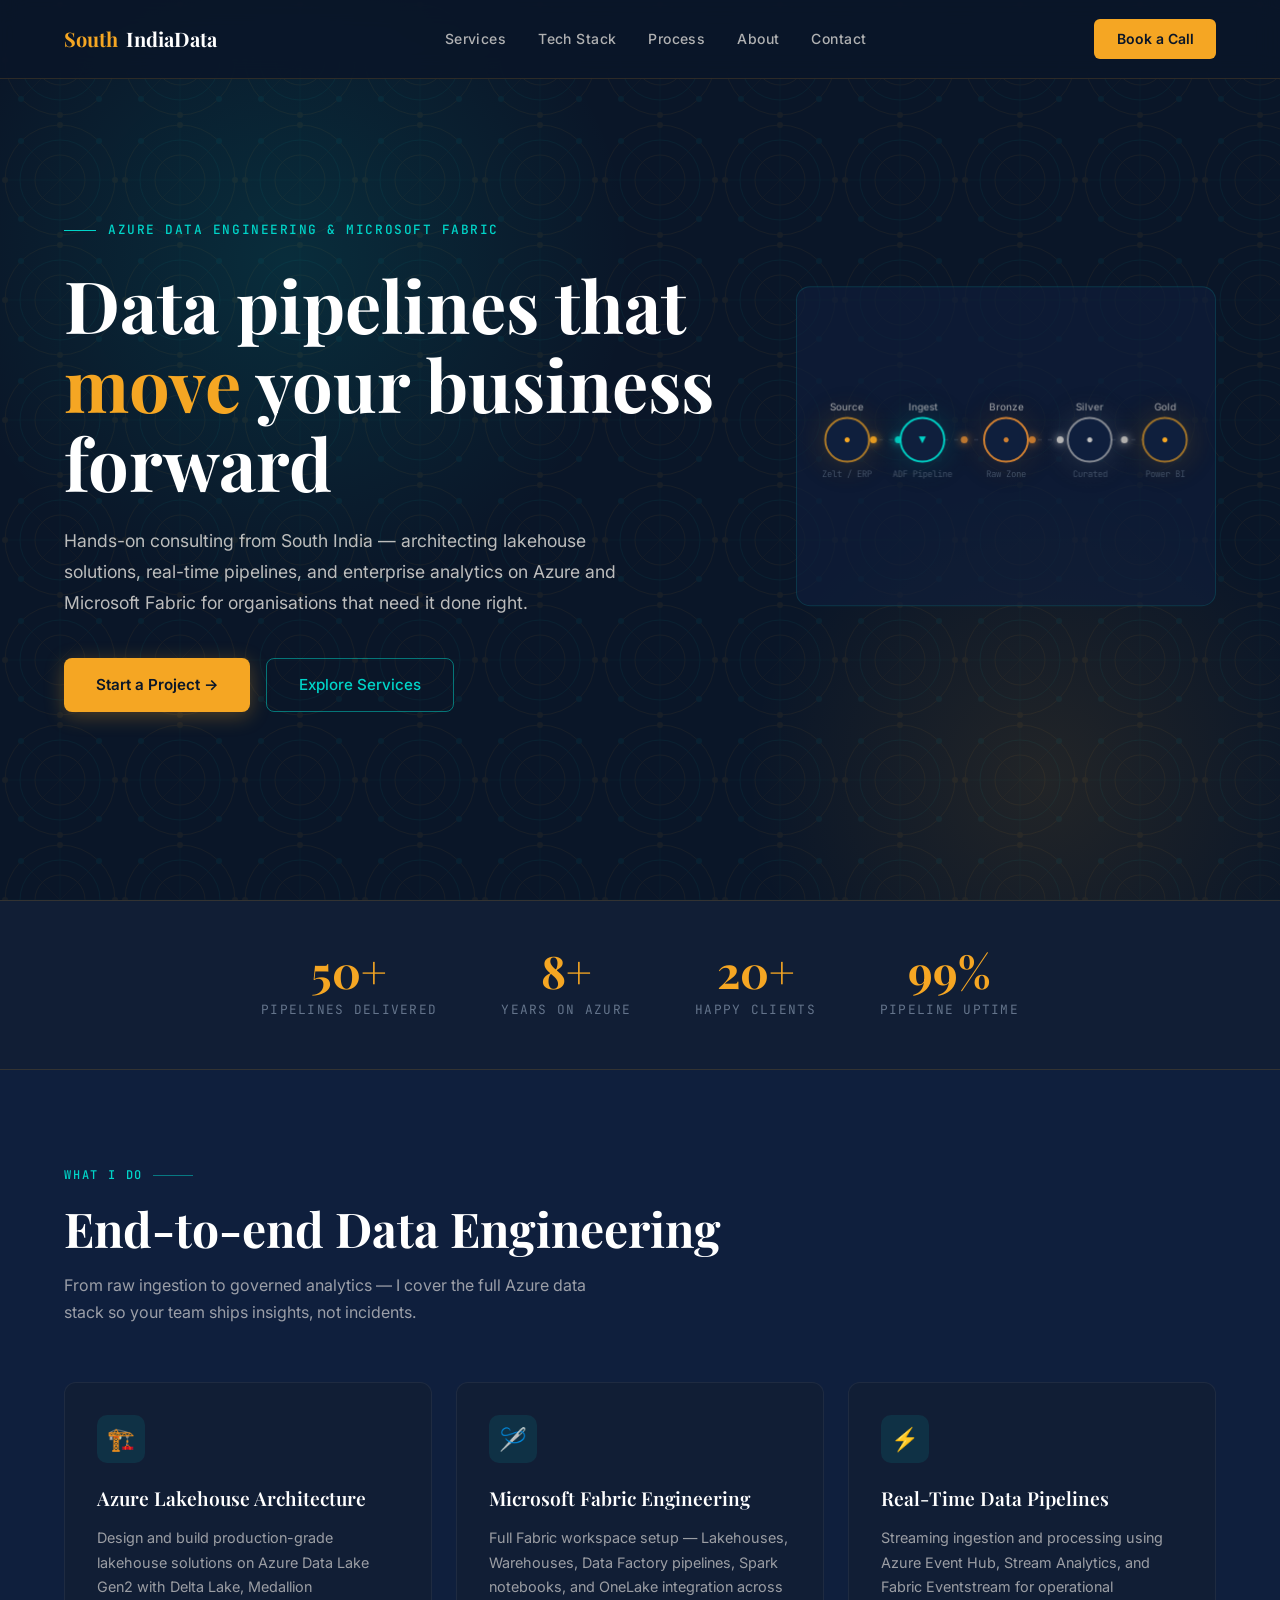
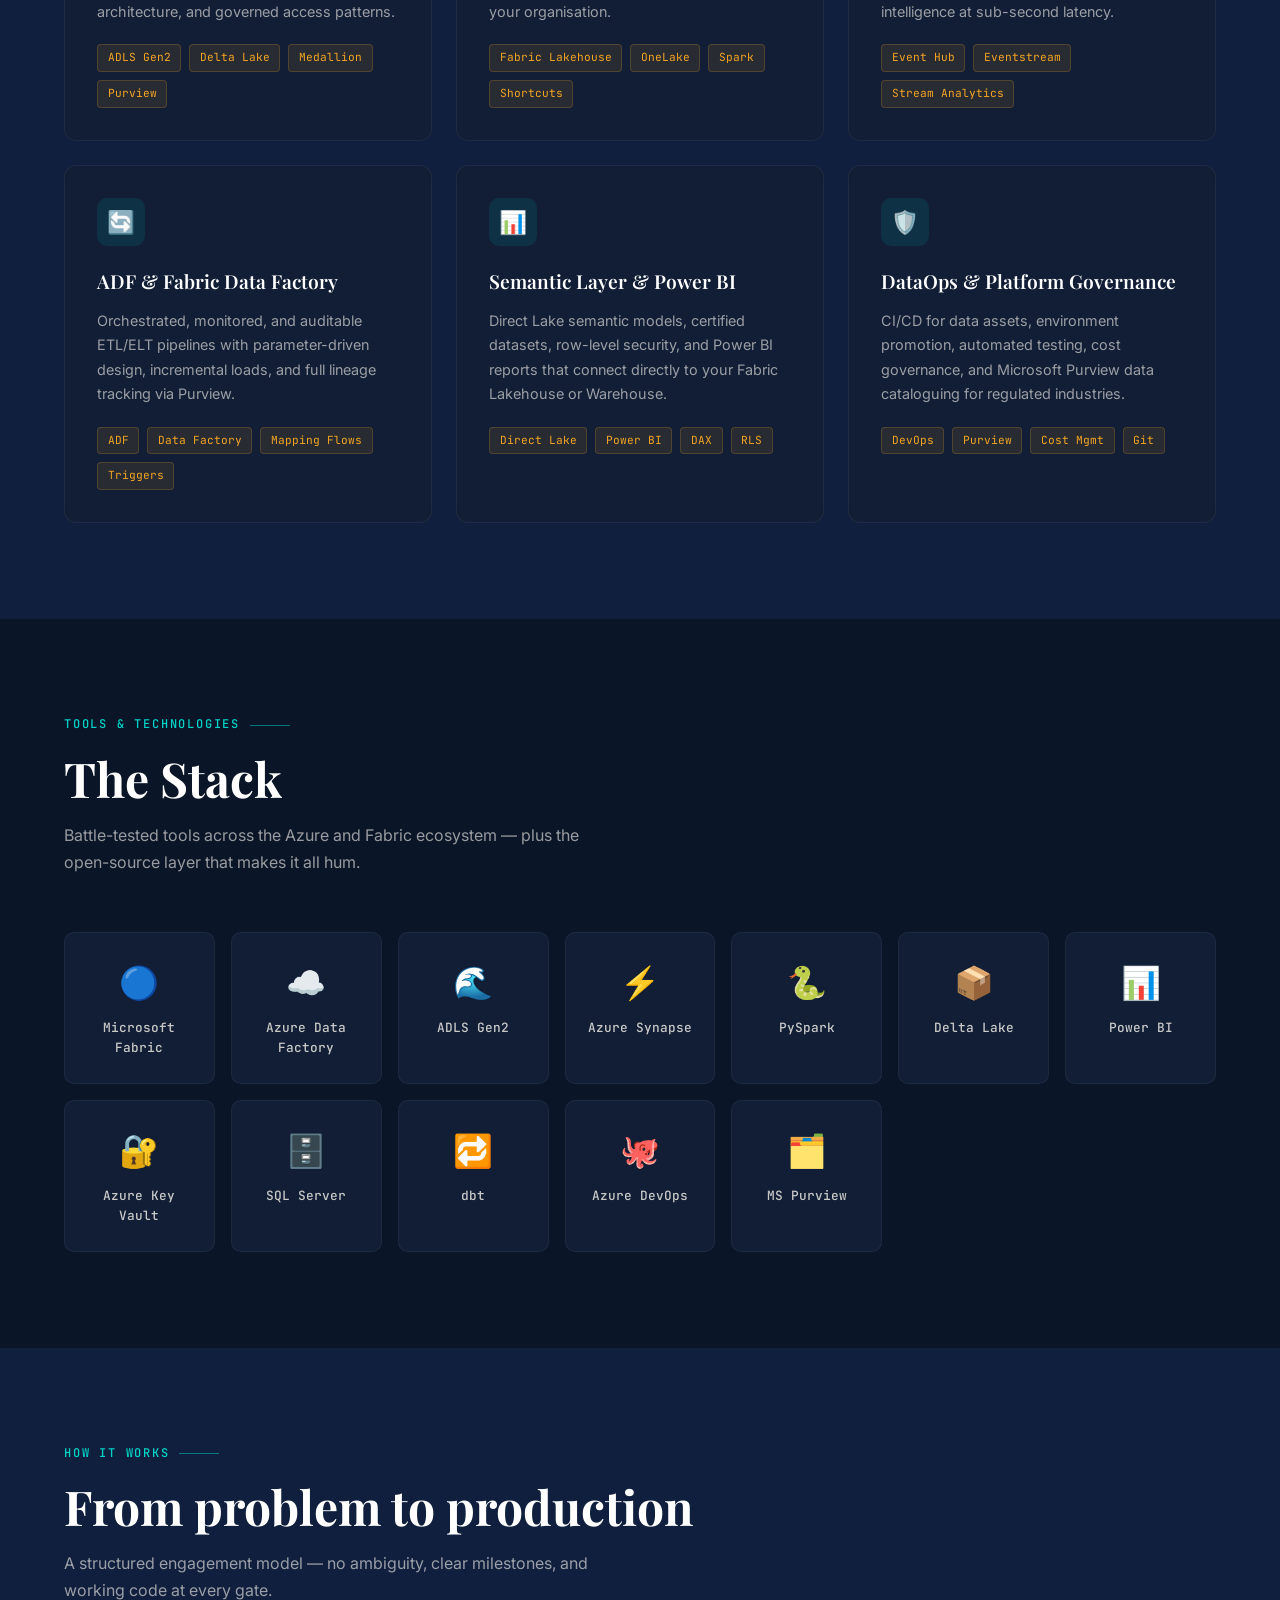
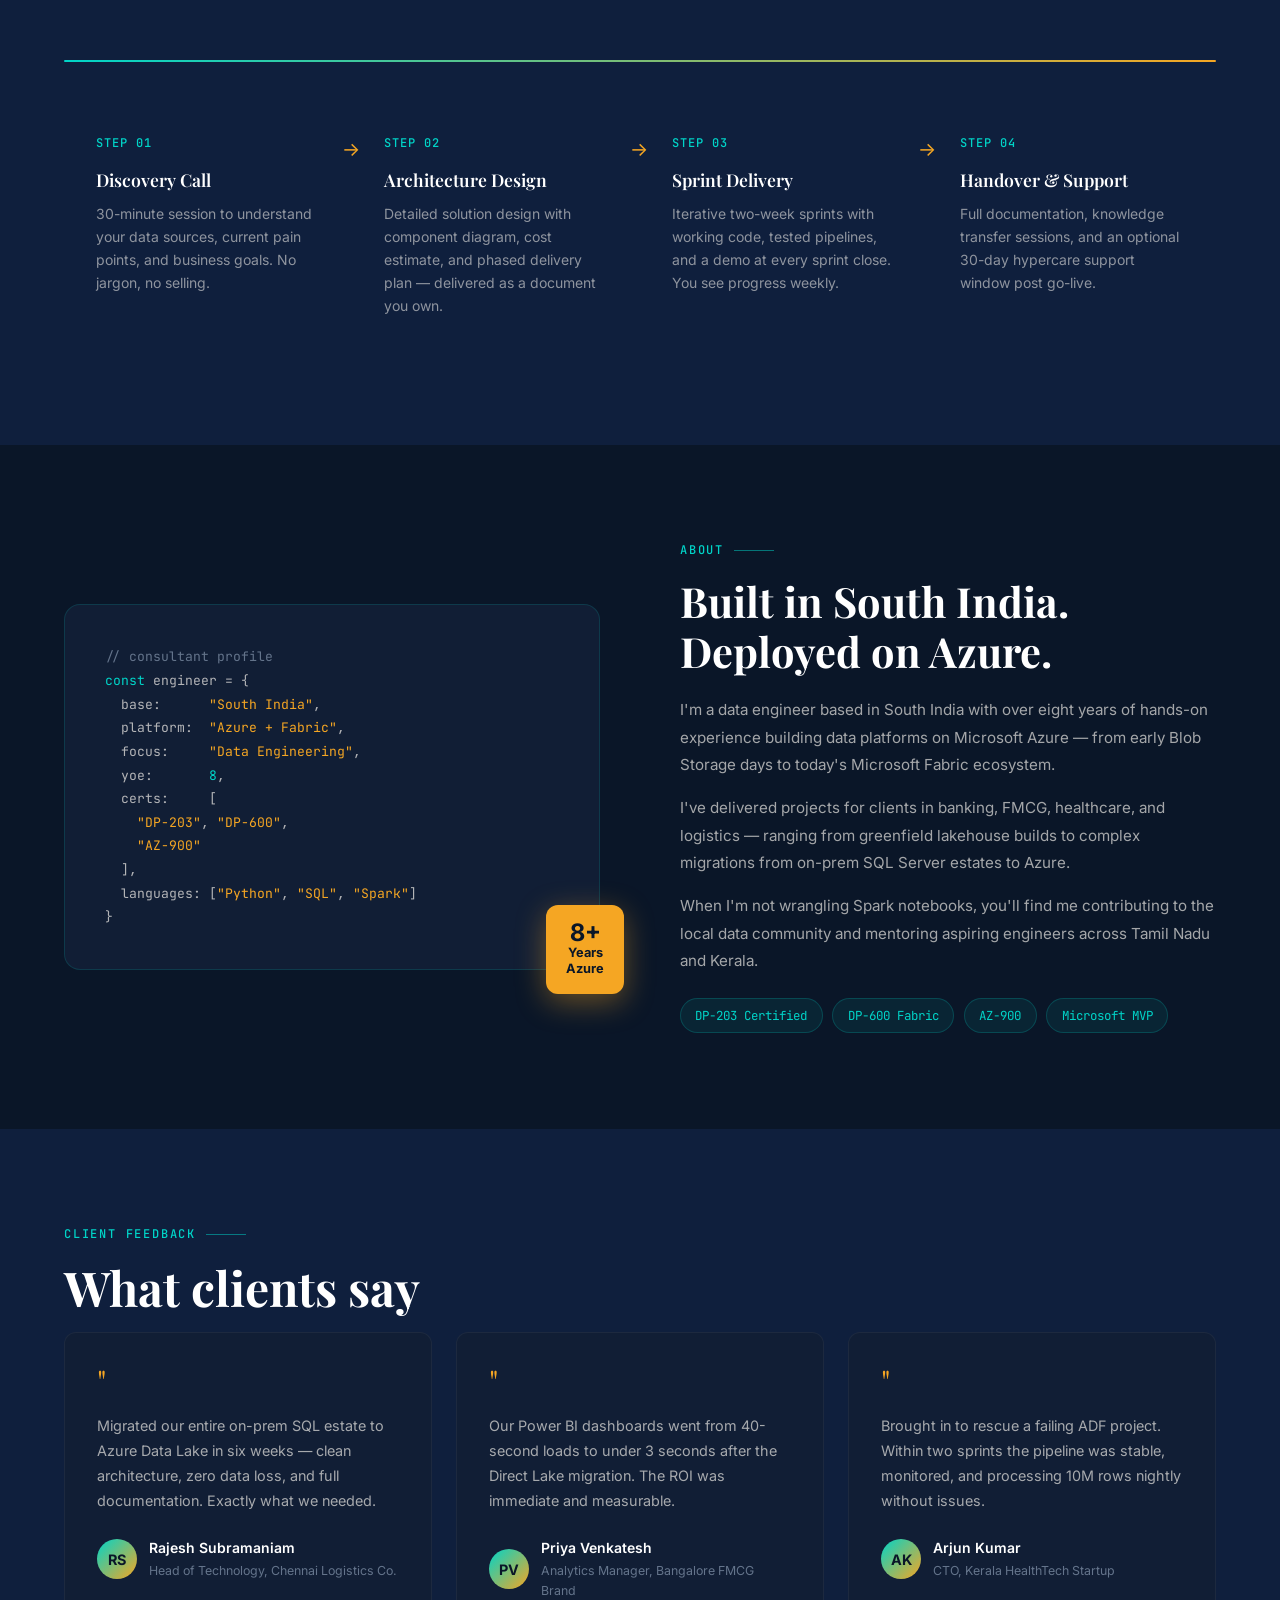
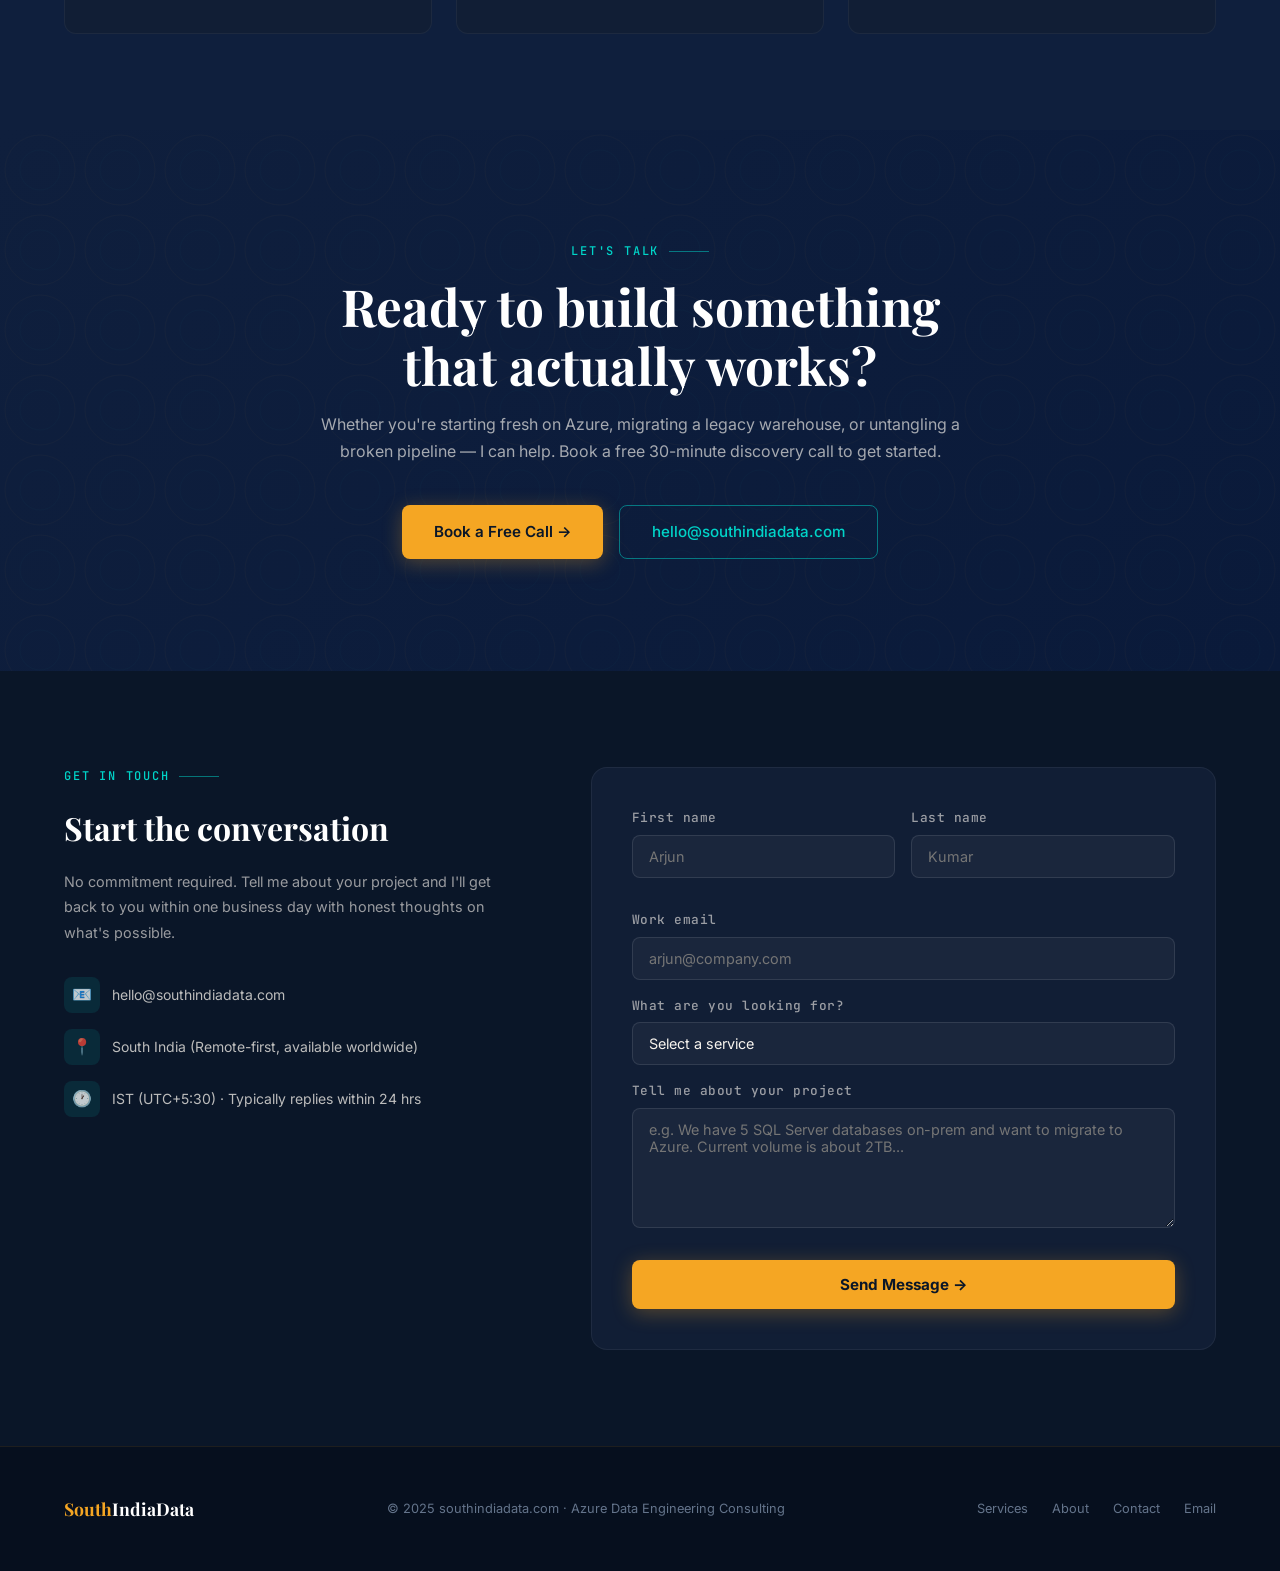
<file: index.html>
<!DOCTYPE html>
<html lang="en">
<head>
<meta charset="UTF-8"/>
<meta name="viewport" content="width=device-width, initial-scale=1.0"/>
<title>SouthIndiaData — Azure & Fabric Data Engineering Consulting</title>
<link rel="preconnect" href="https://fonts.googleapis.com"/>
<link rel="preconnect" href="https://fonts.gstatic.com" crossorigin/>
<link href="https://fonts.googleapis.com/css2?family=Playfair+Display:wght@400;600;700&family=Inter:wght@300;400;500;600&family=JetBrains+Mono:wght@400;500&display=swap" rel="stylesheet"/>
<style>
  *, *::before, *::after { box-sizing: border-box; margin: 0; padding: 0; }

  :root {
    --navy:    #0A1628;
    --navy2:   #0F1F3D;
    --saffron: #F5A623;
    --teal:    #00D4C8;
    --cream:   #F8F4EE;
    --slate:   #64748B;
    --white:   #FFFFFF;
    --card-bg: #111E35;
  }

  html { scroll-behavior: smooth; }

  body {
    background: var(--navy);
    color: var(--cream);
    font-family: 'Inter', sans-serif;
    font-size: 16px;
    line-height: 1.6;
    overflow-x: hidden;
  }

  /* ── NAV ── */
  nav {
    position: fixed; top: 0; left: 0; right: 0; z-index: 100;
    display: flex; align-items: center; justify-content: space-between;
    padding: 1.2rem 5vw;
    background: rgba(10,22,40,0.85);
    backdrop-filter: blur(12px);
    border-bottom: 1px solid rgba(245,166,35,0.15);
  }
  .nav-logo {
    font-family: 'Playfair Display', serif;
    font-size: 1.25rem;
    font-weight: 700;
    color: var(--white);
    text-decoration: none;
    display: flex; align-items: center; gap: 0.5rem;
  }
  .nav-logo span { color: var(--saffron); }
  .nav-links { display: flex; gap: 2rem; list-style: none; }
  .nav-links a {
    color: rgba(248,244,238,0.7);
    text-decoration: none;
    font-size: 0.875rem;
    font-weight: 500;
    letter-spacing: 0.03em;
    transition: color 0.2s;
  }
  .nav-links a:hover { color: var(--saffron); }
  .nav-cta {
    background: var(--saffron);
    color: var(--navy);
    padding: 0.55rem 1.4rem;
    border-radius: 6px;
    font-size: 0.875rem;
    font-weight: 600;
    text-decoration: none;
    transition: background 0.2s, transform 0.15s;
  }
  .nav-cta:hover { background: #fbb840; transform: translateY(-1px); }

  /* ── HERO ── */
  .hero {
    min-height: 100vh;
    display: flex; align-items: center;
    position: relative;
    padding: 7rem 5vw 5rem;
    overflow: hidden;
  }

  /* Kolam-inspired SVG background */
  .hero-bg {
    position: absolute; inset: 0;
    opacity: 0.06;
    background-image: url("data:image/svg+xml,%3Csvg xmlns='http://www.w3.org/2000/svg' width='120' height='120' viewBox='0 0 120 120'%3E%3Ccircle cx='60' cy='60' r='55' fill='none' stroke='%23F5A623' stroke-width='1'/%3E%3Ccircle cx='60' cy='60' r='40' fill='none' stroke='%2300D4C8' stroke-width='1'/%3E%3Ccircle cx='60' cy='60' r='25' fill='none' stroke='%23F5A623' stroke-width='1'/%3E%3Cline x1='5' y1='60' x2='115' y2='60' stroke='%2300D4C8' stroke-width='0.5'/%3E%3Cline x1='60' y1='5' x2='60' y2='115' stroke='%2300D4C8' stroke-width='0.5'/%3E%3Cline x1='21' y1='21' x2='99' y2='99' stroke='%23F5A623' stroke-width='0.5'/%3E%3Cline x1='99' y1='21' x2='21' y2='99' stroke='%23F5A623' stroke-width='0.5'/%3E%3Ccircle cx='60' cy='5' r='3' fill='%23F5A623'/%3E%3Ccircle cx='60' cy='115' r='3' fill='%23F5A623'/%3E%3Ccircle cx='5' cy='60' r='3' fill='%23F5A623'/%3E%3Ccircle cx='115' cy='60' r='3' fill='%23F5A623'/%3E%3Ccircle cx='21' cy='21' r='3' fill='%2300D4C8'/%3E%3Ccircle cx='99' cy='21' r='3' fill='%2300D4C8'/%3E%3Ccircle cx='21' cy='99' r='3' fill='%2300D4C8'/%3E%3Ccircle cx='99' cy='99' r='3' fill='%2300D4C8'/%3E%3C/svg%3E");
    background-size: 120px 120px;
  }

  /* Radial glow */
  .hero-glow {
    position: absolute;
    top: -10%; left: -5%;
    width: 700px; height: 700px;
    background: radial-gradient(circle, rgba(0,212,200,0.12) 0%, transparent 70%);
    pointer-events: none;
  }
  .hero-glow2 {
    position: absolute;
    bottom: -20%; right: -5%;
    width: 600px; height: 600px;
    background: radial-gradient(circle, rgba(245,166,35,0.10) 0%, transparent 70%);
    pointer-events: none;
  }

  .hero-content {
    position: relative; z-index: 2;
    max-width: 680px;
  }
  .hero-eyebrow {
    font-family: 'JetBrains Mono', monospace;
    font-size: 0.8rem;
    font-weight: 500;
    color: var(--teal);
    letter-spacing: 0.12em;
    text-transform: uppercase;
    margin-bottom: 1.5rem;
    display: flex; align-items: center; gap: 0.75rem;
  }
  .hero-eyebrow::before {
    content: '';
    display: block; width: 32px; height: 1px;
    background: var(--teal);
  }
  .hero h1 {
    font-family: 'Playfair Display', serif;
    font-size: clamp(2.8rem, 6vw, 4.5rem);
    font-weight: 700;
    line-height: 1.1;
    color: var(--white);
    margin-bottom: 1.5rem;
  }
  .hero h1 em {
    font-style: normal;
    color: var(--saffron);
  }
  .hero p {
    font-size: 1.1rem;
    color: rgba(248,244,238,0.75);
    max-width: 560px;
    margin-bottom: 2.5rem;
    line-height: 1.75;
  }
  .hero-actions { display: flex; gap: 1rem; flex-wrap: wrap; }
  .btn-primary {
    background: var(--saffron);
    color: var(--navy);
    padding: 0.85rem 2rem;
    border-radius: 8px;
    font-weight: 600;
    font-size: 0.95rem;
    text-decoration: none;
    display: inline-flex; align-items: center; gap: 0.5rem;
    transition: background 0.2s, transform 0.15s, box-shadow 0.2s;
    box-shadow: 0 4px 20px rgba(245,166,35,0.3);
  }
  .btn-primary:hover {
    background: #fbb840;
    transform: translateY(-2px);
    box-shadow: 0 6px 28px rgba(245,166,35,0.45);
  }
  .btn-secondary {
    border: 1.5px solid rgba(0,212,200,0.5);
    color: var(--teal);
    padding: 0.85rem 2rem;
    border-radius: 8px;
    font-weight: 500;
    font-size: 0.95rem;
    text-decoration: none;
    transition: border-color 0.2s, background 0.2s;
  }
  .btn-secondary:hover {
    border-color: var(--teal);
    background: rgba(0,212,200,0.08);
  }

  /* Pipeline animation */
  .hero-pipeline {
    position: absolute; right: 5vw; top: 50%;
    transform: translateY(-50%);
    width: 420px;
    display: none;
  }
  @media(min-width:1100px){ .hero-pipeline{ display: block; } }

  /* ── STATS BAND ── */
  .stats-band {
    background: var(--card-bg);
    border-top: 1px solid rgba(245,166,35,0.15);
    border-bottom: 1px solid rgba(245,166,35,0.15);
    padding: 3rem 5vw;
    display: flex; justify-content: center;
    gap: 4rem; flex-wrap: wrap;
  }
  .stat { text-align: center; }
  .stat-number {
    font-family: 'Playfair Display', serif;
    font-size: 2.8rem;
    font-weight: 700;
    color: var(--saffron);
    line-height: 1;
  }
  .stat-label {
    font-size: 0.8rem;
    color: var(--slate);
    text-transform: uppercase;
    letter-spacing: 0.1em;
    margin-top: 0.4rem;
    font-family: 'JetBrains Mono', monospace;
  }

  /* ── SECTION COMMONS ── */
  section { padding: 6rem 5vw; }
  .section-label {
    font-family: 'JetBrains Mono', monospace;
    font-size: 0.75rem;
    font-weight: 500;
    color: var(--teal);
    letter-spacing: 0.15em;
    text-transform: uppercase;
    margin-bottom: 1rem;
    display: flex; align-items: center; gap: 0.6rem;
  }
  .section-label::after {
    content: '';
    display: block; flex: 1; max-width: 40px; height: 1px;
    background: var(--teal); opacity: 0.5;
  }
  .section-title {
    font-family: 'Playfair Display', serif;
    font-size: clamp(2rem, 4vw, 3rem);
    font-weight: 700;
    color: var(--white);
    margin-bottom: 1rem;
    line-height: 1.15;
  }
  .section-sub {
    font-size: 1rem;
    color: rgba(248,244,238,0.6);
    max-width: 560px;
    line-height: 1.7;
    margin-bottom: 3.5rem;
  }

  /* ── SERVICES ── */
  .services { background: var(--navy2); }
  .services-grid {
    display: grid;
    grid-template-columns: repeat(auto-fit, minmax(300px, 1fr));
    gap: 1.5rem;
  }
  .service-card {
    background: var(--card-bg);
    border: 1px solid rgba(255,255,255,0.06);
    border-radius: 12px;
    padding: 2rem;
    transition: border-color 0.25s, transform 0.2s, box-shadow 0.25s;
    position: relative;
    overflow: hidden;
  }
  .service-card::before {
    content: '';
    position: absolute; top: 0; left: 0; right: 0;
    height: 3px;
    background: linear-gradient(90deg, var(--teal), var(--saffron));
    opacity: 0;
    transition: opacity 0.25s;
  }
  .service-card:hover {
    border-color: rgba(0,212,200,0.25);
    transform: translateY(-4px);
    box-shadow: 0 12px 40px rgba(0,0,0,0.35);
  }
  .service-card:hover::before { opacity: 1; }
  .service-icon {
    width: 48px; height: 48px;
    background: rgba(0,212,200,0.1);
    border-radius: 10px;
    display: flex; align-items: center; justify-content: center;
    margin-bottom: 1.25rem;
    font-size: 1.4rem;
  }
  .service-card h3 {
    font-family: 'Playfair Display', serif;
    font-size: 1.2rem;
    font-weight: 600;
    color: var(--white);
    margin-bottom: 0.75rem;
  }
  .service-card p {
    font-size: 0.9rem;
    color: rgba(248,244,238,0.6);
    line-height: 1.7;
    margin-bottom: 1.25rem;
  }
  .service-tags { display: flex; flex-wrap: wrap; gap: 0.5rem; }
  .tag {
    font-family: 'JetBrains Mono', monospace;
    font-size: 0.7rem;
    background: rgba(245,166,35,0.1);
    color: var(--saffron);
    padding: 0.25rem 0.6rem;
    border-radius: 4px;
    border: 1px solid rgba(245,166,35,0.2);
  }

  /* ── TECH STACK ── */
  .stack { background: var(--navy); }
  .stack-grid {
    display: grid;
    grid-template-columns: repeat(auto-fit, minmax(140px, 1fr));
    gap: 1rem;
  }
  .stack-item {
    background: var(--card-bg);
    border: 1px solid rgba(255,255,255,0.05);
    border-radius: 10px;
    padding: 1.5rem 1rem;
    text-align: center;
    transition: border-color 0.2s, transform 0.2s;
  }
  .stack-item:hover {
    border-color: rgba(245,166,35,0.3);
    transform: translateY(-2px);
  }
  .stack-icon { font-size: 2rem; margin-bottom: 0.6rem; }
  .stack-name {
    font-size: 0.8rem;
    font-weight: 500;
    color: rgba(248,244,238,0.8);
    font-family: 'JetBrains Mono', monospace;
  }

  /* ── PROCESS ── */
  .process { background: var(--navy2); }
  .process-steps {
    display: grid;
    grid-template-columns: repeat(auto-fit, minmax(220px, 1fr));
    gap: 0;
    position: relative;
  }
  .process-step {
    padding: 2rem;
    position: relative;
  }
  .process-step:not(:last-child)::after {
    content: '→';
    position: absolute; right: -0.5rem; top: 2rem;
    color: var(--saffron);
    font-size: 1.2rem;
    display: none;
  }
  @media(min-width:900px){ .process-step:not(:last-child)::after { display: block; } }
  .step-num {
    font-family: 'JetBrains Mono', monospace;
    font-size: 0.75rem;
    color: var(--teal);
    font-weight: 500;
    margin-bottom: 0.75rem;
    letter-spacing: 0.08em;
  }
  .process-step h4 {
    font-family: 'Playfair Display', serif;
    font-size: 1.1rem;
    font-weight: 600;
    color: var(--white);
    margin-bottom: 0.5rem;
  }
  .process-step p {
    font-size: 0.875rem;
    color: rgba(248,244,238,0.55);
    line-height: 1.65;
  }
  .step-line {
    height: 2px;
    background: linear-gradient(90deg, var(--teal) 0%, var(--saffron) 100%);
    margin-bottom: 2.5rem;
    border-radius: 2px;
    opacity: 0.5;
  }

  /* ── ABOUT ── */
  .about { background: var(--navy); }
  .about-inner {
    display: grid;
    grid-template-columns: 1fr 1fr;
    gap: 5rem;
    align-items: center;
  }
  @media(max-width:800px){ .about-inner { grid-template-columns: 1fr; gap: 3rem; } }
  .about-visual {
    position: relative;
  }
  .about-card {
    background: var(--card-bg);
    border: 1px solid rgba(0,212,200,0.15);
    border-radius: 16px;
    padding: 2.5rem;
    font-family: 'JetBrains Mono', monospace;
    font-size: 0.82rem;
    line-height: 1.8;
    color: rgba(248,244,238,0.7);
  }
  .about-card .c-teal { color: var(--teal); }
  .about-card .c-saffron { color: var(--saffron); }
  .about-card .c-slate { color: var(--slate); }
  .about-badge {
    position: absolute; bottom: -1.5rem; right: -1.5rem;
    background: var(--saffron);
    color: var(--navy);
    padding: 1rem 1.25rem;
    border-radius: 12px;
    font-weight: 700;
    font-size: 0.8rem;
    text-align: center;
    line-height: 1.3;
    box-shadow: 0 8px 30px rgba(245,166,35,0.4);
  }
  .about-badge strong { display: block; font-size: 1.5rem; line-height: 1; }
  .about-text h2 {
    font-family: 'Playfair Display', serif;
    font-size: clamp(1.8rem, 3.5vw, 2.6rem);
    font-weight: 700;
    color: var(--white);
    margin-bottom: 1.25rem;
    line-height: 1.2;
  }
  .about-text p {
    font-size: 0.95rem;
    color: rgba(248,244,238,0.65);
    line-height: 1.8;
    margin-bottom: 1rem;
  }
  .cert-list { display: flex; flex-wrap: wrap; gap: 0.6rem; margin-top: 1.5rem; }
  .cert {
    background: rgba(0,212,200,0.08);
    border: 1px solid rgba(0,212,200,0.2);
    color: var(--teal);
    padding: 0.4rem 0.9rem;
    border-radius: 20px;
    font-size: 0.78rem;
    font-family: 'JetBrains Mono', monospace;
  }

  /* ── TESTIMONIALS ── */
  .testimonials { background: var(--navy2); }
  .testi-grid {
    display: grid;
    grid-template-columns: repeat(auto-fit, minmax(300px, 1fr));
    gap: 1.5rem;
  }
  .testi-card {
    background: var(--card-bg);
    border: 1px solid rgba(255,255,255,0.05);
    border-radius: 12px;
    padding: 2rem;
  }
  .testi-quote {
    font-size: 2rem;
    color: var(--saffron);
    font-family: 'Playfair Display', serif;
    line-height: 1;
    margin-bottom: 1rem;
  }
  .testi-card p {
    font-size: 0.9rem;
    color: rgba(248,244,238,0.65);
    line-height: 1.75;
    margin-bottom: 1.5rem;
  }
  .testi-author {
    display: flex; align-items: center; gap: 0.75rem;
  }
  .testi-avatar {
    width: 40px; height: 40px;
    border-radius: 50%;
    background: linear-gradient(135deg, var(--teal), var(--saffron));
    display: flex; align-items: center; justify-content: center;
    font-weight: 700;
    font-size: 0.9rem;
    color: var(--navy);
    flex-shrink: 0;
  }
  .testi-name { font-weight: 600; font-size: 0.875rem; color: var(--white); }
  .testi-role { font-size: 0.775rem; color: var(--slate); margin-top: 0.1rem; }

  /* ── CTA ── */
  .cta-section {
    background: linear-gradient(135deg, var(--navy2) 0%, #0a1a3a 100%);
    text-align: center;
    padding: 7rem 5vw;
    position: relative;
    overflow: hidden;
  }
  .cta-section::before {
    content: '';
    position: absolute; inset: 0;
    background: url("data:image/svg+xml,%3Csvg xmlns='http://www.w3.org/2000/svg' width='80' height='80' viewBox='0 0 80 80'%3E%3Ccircle cx='40' cy='40' r='35' fill='none' stroke='%23F5A623' stroke-width='0.5' opacity='0.15'/%3E%3Ccircle cx='40' cy='40' r='20' fill='none' stroke='%2300D4C8' stroke-width='0.5' opacity='0.1'/%3E%3C/svg%3E") repeat;
    background-size: 80px 80px;
    opacity: 0.4;
  }
  .cta-inner { position: relative; z-index: 1; max-width: 680px; margin: auto; }
  .cta-section h2 {
    font-family: 'Playfair Display', serif;
    font-size: clamp(2rem, 5vw, 3.2rem);
    font-weight: 700;
    color: var(--white);
    margin-bottom: 1rem;
    line-height: 1.15;
  }
  .cta-section p {
    color: rgba(248,244,238,0.65);
    font-size: 1rem;
    margin-bottom: 2.5rem;
    line-height: 1.7;
  }
  .cta-actions { display: flex; justify-content: center; gap: 1rem; flex-wrap: wrap; }

  /* ── CONTACT ── */
  .contact { background: var(--navy); }
  .contact-inner {
    display: grid;
    grid-template-columns: 1fr 1.4fr;
    gap: 5rem;
    align-items: start;
  }
  @media(max-width:800px){ .contact-inner { grid-template-columns: 1fr; gap: 3rem; } }
  .contact-info h2 {
    font-family: 'Playfair Display', serif;
    font-size: 2rem;
    font-weight: 700;
    color: var(--white);
    margin-bottom: 1rem;
  }
  .contact-info p {
    font-size: 0.9rem;
    color: rgba(248,244,238,0.6);
    line-height: 1.75;
    margin-bottom: 2rem;
  }
  .contact-detail {
    display: flex; align-items: center; gap: 0.75rem;
    margin-bottom: 1rem;
    font-size: 0.875rem;
    color: rgba(248,244,238,0.75);
  }
  .contact-detail-icon {
    width: 36px; height: 36px;
    background: rgba(0,212,200,0.1);
    border-radius: 8px;
    display: flex; align-items: center; justify-content: center;
    font-size: 1rem;
    flex-shrink: 0;
  }
  .contact-form {
    background: var(--card-bg);
    border: 1px solid rgba(255,255,255,0.06);
    border-radius: 16px;
    padding: 2.5rem;
  }
  .form-row { display: grid; grid-template-columns: 1fr 1fr; gap: 1rem; margin-bottom: 1rem; }
  @media(max-width:600px){ .form-row { grid-template-columns: 1fr; } }
  .form-group { margin-bottom: 1rem; }
  .form-group label {
    display: block;
    font-size: 0.8rem;
    font-weight: 500;
    color: rgba(248,244,238,0.6);
    margin-bottom: 0.4rem;
    font-family: 'JetBrains Mono', monospace;
    letter-spacing: 0.04em;
  }
  .form-group input,
  .form-group select,
  .form-group textarea {
    width: 100%;
    background: rgba(255,255,255,0.04);
    border: 1px solid rgba(255,255,255,0.1);
    border-radius: 8px;
    padding: 0.75rem 1rem;
    color: var(--cream);
    font-family: 'Inter', sans-serif;
    font-size: 0.9rem;
    outline: none;
    transition: border-color 0.2s, background 0.2s;
    appearance: none;
  }
  .form-group input:focus,
  .form-group select:focus,
  .form-group textarea:focus {
    border-color: var(--teal);
    background: rgba(0,212,200,0.04);
  }
  .form-group textarea { resize: vertical; min-height: 120px; }
  .form-group select option { background: var(--navy2); }
  .btn-submit {
    width: 100%;
    background: var(--saffron);
    color: var(--navy);
    border: none;
    padding: 0.95rem;
    border-radius: 8px;
    font-weight: 700;
    font-size: 0.95rem;
    cursor: pointer;
    font-family: 'Inter', sans-serif;
    margin-top: 0.5rem;
    transition: background 0.2s, transform 0.15s;
    box-shadow: 0 4px 20px rgba(245,166,35,0.3);
  }
  .btn-submit:hover { background: #fbb840; transform: translateY(-1px); }

  /* ── FOOTER ── */
  footer {
    background: #060f1e;
    border-top: 1px solid rgba(245,166,35,0.1);
    padding: 3rem 5vw;
    display: flex;
    justify-content: space-between;
    align-items: center;
    flex-wrap: wrap;
    gap: 1.5rem;
  }
  .footer-logo {
    font-family: 'Playfair Display', serif;
    font-size: 1.1rem;
    font-weight: 700;
    color: var(--white);
  }
  .footer-logo span { color: var(--saffron); }
  .footer-copy {
    font-size: 0.8rem;
    color: var(--slate);
  }
  .footer-links { display: flex; gap: 1.5rem; }
  .footer-links a {
    font-size: 0.8rem;
    color: var(--slate);
    text-decoration: none;
    transition: color 0.2s;
  }
  .footer-links a:hover { color: var(--saffron); }

  /* ── PIPELINE SVG ANIMATION ── */
  @keyframes flow {
    0%   { stroke-dashoffset: 400; }
    100% { stroke-dashoffset: 0; }
  }
  @keyframes pulse {
    0%, 100% { r: 6; opacity: 1; }
    50%       { r: 9; opacity: 0.7; }
  }
  @keyframes fadeUp {
    from { opacity: 0; transform: translateY(20px); }
    to   { opacity: 1; transform: translateY(0); }
  }
  .hero-content { animation: fadeUp 0.8s ease both; }

  /* ── RESPONSIVE NAV ── */
  @media(max-width:768px){
    .nav-links { display: none; }
  }

  /* ── SCROLL REVEAL ── */
  .reveal { opacity: 0; transform: translateY(24px); transition: opacity 0.6s ease, transform 0.6s ease; }
  .reveal.visible { opacity: 1; transform: none; }

  /* ── PIPELINE CANVAS ── */
  #pipelineCanvas {
    width: 100%; height: 320px;
    border-radius: 14px;
    background: rgba(15,31,61,0.6);
    border: 1px solid rgba(0,212,200,0.15);
  }
</style>
</head>
<body>

<!-- NAV -->
<nav>
  <a class="nav-logo" href="#"><span>South</span>IndiaData</a>
  <ul class="nav-links">
    <li><a href="#services">Services</a></li>
    <li><a href="#stack">Tech Stack</a></li>
    <li><a href="#process">Process</a></li>
    <li><a href="#about">About</a></li>
    <li><a href="#contact">Contact</a></li>
  </ul>
  <a class="nav-cta" href="#contact">Book a Call</a>
</nav>

<!-- HERO -->
<section class="hero" id="home">
  <div class="hero-bg"></div>
  <div class="hero-glow"></div>
  <div class="hero-glow2"></div>

  <div class="hero-content">
    <div class="hero-eyebrow">Azure Data Engineering &amp; Microsoft Fabric</div>
    <h1>Data pipelines that <em>move</em> your business forward</h1>
    <p>
      Hands-on consulting from South India — architecting lakehouse solutions,
      real-time pipelines, and enterprise analytics on Azure and Microsoft Fabric
      for organisations that need it done right.
    </p>
    <div class="hero-actions">
      <a class="btn-primary" href="#contact">Start a Project →</a>
      <a class="btn-secondary" href="#services">Explore Services</a>
    </div>
  </div>

  <!-- Animated Pipeline -->
  <div class="hero-pipeline">
    <canvas id="pipelineCanvas"></canvas>
  </div>
</section>

<!-- STATS BAND -->
<div class="stats-band reveal">
  <div class="stat">
    <div class="stat-number">50+</div>
    <div class="stat-label">Pipelines Delivered</div>
  </div>
  <div class="stat">
    <div class="stat-number">8+</div>
    <div class="stat-label">Years on Azure</div>
  </div>
  <div class="stat">
    <div class="stat-number">20+</div>
    <div class="stat-label">Happy Clients</div>
  </div>
  <div class="stat">
    <div class="stat-number">99%</div>
    <div class="stat-label">Pipeline Uptime</div>
  </div>
</div>

<!-- SERVICES -->
<section class="services" id="services">
  <div class="section-label">What I do</div>
  <h2 class="section-title">End-to-end Data Engineering</h2>
  <p class="section-sub">From raw ingestion to governed analytics — I cover the full Azure data stack so your team ships insights, not incidents.</p>

  <div class="services-grid">
    <div class="service-card reveal">
      <div class="service-icon">🏗️</div>
      <h3>Azure Lakehouse Architecture</h3>
      <p>Design and build production-grade lakehouse solutions on Azure Data Lake Gen2 with Delta Lake, Medallion architecture, and governed access patterns.</p>
      <div class="service-tags">
        <span class="tag">ADLS Gen2</span>
        <span class="tag">Delta Lake</span>
        <span class="tag">Medallion</span>
        <span class="tag">Purview</span>
      </div>
    </div>
    <div class="service-card reveal">
      <div class="service-icon">🪡</div>
      <h3>Microsoft Fabric Engineering</h3>
      <p>Full Fabric workspace setup — Lakehouses, Warehouses, Data Factory pipelines, Spark notebooks, and OneLake integration across your organisation.</p>
      <div class="service-tags">
        <span class="tag">Fabric Lakehouse</span>
        <span class="tag">OneLake</span>
        <span class="tag">Spark</span>
        <span class="tag">Shortcuts</span>
      </div>
    </div>
    <div class="service-card reveal">
      <div class="service-icon">⚡</div>
      <h3>Real-Time Data Pipelines</h3>
      <p>Streaming ingestion and processing using Azure Event Hub, Stream Analytics, and Fabric Eventstream for operational intelligence at sub-second latency.</p>
      <div class="service-tags">
        <span class="tag">Event Hub</span>
        <span class="tag">Eventstream</span>
        <span class="tag">Stream Analytics</span>
      </div>
    </div>
    <div class="service-card reveal">
      <div class="service-icon">🔄</div>
      <h3>ADF & Fabric Data Factory</h3>
      <p>Orchestrated, monitored, and auditable ETL/ELT pipelines with parameter-driven design, incremental loads, and full lineage tracking via Purview.</p>
      <div class="service-tags">
        <span class="tag">ADF</span>
        <span class="tag">Data Factory</span>
        <span class="tag">Mapping Flows</span>
        <span class="tag">Triggers</span>
      </div>
    </div>
    <div class="service-card reveal">
      <div class="service-icon">📊</div>
      <h3>Semantic Layer & Power BI</h3>
      <p>Direct Lake semantic models, certified datasets, row-level security, and Power BI reports that connect directly to your Fabric Lakehouse or Warehouse.</p>
      <div class="service-tags">
        <span class="tag">Direct Lake</span>
        <span class="tag">Power BI</span>
        <span class="tag">DAX</span>
        <span class="tag">RLS</span>
      </div>
    </div>
    <div class="service-card reveal">
      <div class="service-icon">🛡️</div>
      <h3>DataOps & Platform Governance</h3>
      <p>CI/CD for data assets, environment promotion, automated testing, cost governance, and Microsoft Purview data cataloguing for regulated industries.</p>
      <div class="service-tags">
        <span class="tag">DevOps</span>
        <span class="tag">Purview</span>
        <span class="tag">Cost Mgmt</span>
        <span class="tag">Git</span>
      </div>
    </div>
  </div>
</section>

<!-- TECH STACK -->
<section class="stack" id="stack">
  <div class="section-label">Tools & Technologies</div>
  <h2 class="section-title reveal">The Stack</h2>
  <p class="section-sub reveal">Battle-tested tools across the Azure and Fabric ecosystem — plus the open-source layer that makes it all hum.</p>

  <div class="stack-grid">
    <div class="stack-item reveal"><div class="stack-icon">🔵</div><div class="stack-name">Microsoft Fabric</div></div>
    <div class="stack-item reveal"><div class="stack-icon">☁️</div><div class="stack-name">Azure Data Factory</div></div>
    <div class="stack-item reveal"><div class="stack-icon">🌊</div><div class="stack-name">ADLS Gen2</div></div>
    <div class="stack-item reveal"><div class="stack-icon">⚡</div><div class="stack-name">Azure Synapse</div></div>
    <div class="stack-item reveal"><div class="stack-icon">🐍</div><div class="stack-name">PySpark</div></div>
    <div class="stack-item reveal"><div class="stack-icon">📦</div><div class="stack-name">Delta Lake</div></div>
    <div class="stack-item reveal"><div class="stack-icon">📊</div><div class="stack-name">Power BI</div></div>
    <div class="stack-item reveal"><div class="stack-icon">🔐</div><div class="stack-name">Azure Key Vault</div></div>
    <div class="stack-item reveal"><div class="stack-icon">🗄️</div><div class="stack-name">SQL Server</div></div>
    <div class="stack-item reveal"><div class="stack-icon">🔁</div><div class="stack-name">dbt</div></div>
    <div class="stack-item reveal"><div class="stack-icon">🐙</div><div class="stack-name">Azure DevOps</div></div>
    <div class="stack-item reveal"><div class="stack-icon">🗂️</div><div class="stack-name">MS Purview</div></div>
  </div>
</section>

<!-- PROCESS -->
<section class="process" id="process">
  <div class="section-label">How it works</div>
  <h2 class="section-title reveal">From problem to production</h2>
  <p class="section-sub reveal">A structured engagement model — no ambiguity, clear milestones, and working code at every gate.</p>

  <div class="step-line reveal"></div>

  <div class="process-steps">
    <div class="process-step reveal">
      <div class="step-num">STEP 01</div>
      <h4>Discovery Call</h4>
      <p>30-minute session to understand your data sources, current pain points, and business goals. No jargon, no selling.</p>
    </div>
    <div class="process-step reveal">
      <div class="step-num">STEP 02</div>
      <h4>Architecture Design</h4>
      <p>Detailed solution design with component diagram, cost estimate, and phased delivery plan — delivered as a document you own.</p>
    </div>
    <div class="process-step reveal">
      <div class="step-num">STEP 03</div>
      <h4>Sprint Delivery</h4>
      <p>Iterative two-week sprints with working code, tested pipelines, and a demo at every sprint close. You see progress weekly.</p>
    </div>
    <div class="process-step reveal">
      <div class="step-num">STEP 04</div>
      <h4>Handover & Support</h4>
      <p>Full documentation, knowledge transfer sessions, and an optional 30-day hypercare support window post go-live.</p>
    </div>
  </div>
</section>

<!-- ABOUT -->
<section class="about" id="about">
  <div class="about-inner">
    <div class="about-visual reveal">
      <div class="about-card">
        <span class="c-slate">// consultant profile</span><br/>
        <span class="c-teal">const</span> engineer = {<br/>
        &nbsp;&nbsp;base:&nbsp;&nbsp;&nbsp;&nbsp;&nbsp;&nbsp;<span class="c-saffron">"South India"</span>,<br/>
        &nbsp;&nbsp;platform:&nbsp;&nbsp;<span class="c-saffron">"Azure + Fabric"</span>,<br/>
        &nbsp;&nbsp;focus:&nbsp;&nbsp;&nbsp;&nbsp;&nbsp;<span class="c-saffron">"Data Engineering"</span>,<br/>
        &nbsp;&nbsp;yoe:&nbsp;&nbsp;&nbsp;&nbsp;&nbsp;&nbsp;&nbsp;<span class="c-teal">8</span>,<br/>
        &nbsp;&nbsp;certs:&nbsp;&nbsp;&nbsp;&nbsp;&nbsp;[<br/>
        &nbsp;&nbsp;&nbsp;&nbsp;<span class="c-saffron">"DP-203"</span>, <span class="c-saffron">"DP-600"</span>,<br/>
        &nbsp;&nbsp;&nbsp;&nbsp;<span class="c-saffron">"AZ-900"</span><br/>
        &nbsp;&nbsp;],<br/>
        &nbsp;&nbsp;languages: [<span class="c-saffron">"Python"</span>, <span class="c-saffron">"SQL"</span>, <span class="c-saffron">"Spark"</span>]<br/>
        }
      </div>
      <div class="about-badge">
        <strong>8+</strong>
        Years<br/>Azure
      </div>
    </div>
    <div class="about-text reveal">
      <div class="section-label">About</div>
      <h2>Built in South India.<br/>Deployed on Azure.</h2>
      <p>I'm a data engineer based in South India with over eight years of hands-on experience building data platforms on Microsoft Azure — from early Blob Storage days to today's Microsoft Fabric ecosystem.</p>
      <p>I've delivered projects for clients in banking, FMCG, healthcare, and logistics — ranging from greenfield lakehouse builds to complex migrations from on-prem SQL Server estates to Azure.</p>
      <p>When I'm not wrangling Spark notebooks, you'll find me contributing to the local data community and mentoring aspiring engineers across Tamil Nadu and Kerala.</p>
      <div class="cert-list">
        <span class="cert">DP-203 Certified</span>
        <span class="cert">DP-600 Fabric</span>
        <span class="cert">AZ-900</span>
        <span class="cert">Microsoft MVP</span>
      </div>
    </div>
  </div>
</section>

<!-- TESTIMONIALS -->
<section class="testimonials" id="testimonials">
  <div class="section-label">Client feedback</div>
  <h2 class="section-title reveal">What clients say</h2>
  <div class="testi-grid">
    <div class="testi-card reveal">
      <div class="testi-quote">"</div>
      <p>Migrated our entire on-prem SQL estate to Azure Data Lake in six weeks — clean architecture, zero data loss, and full documentation. Exactly what we needed.</p>
      <div class="testi-author">
        <div class="testi-avatar">RS</div>
        <div>
          <div class="testi-name">Rajesh Subramaniam</div>
          <div class="testi-role">Head of Technology, Chennai Logistics Co.</div>
        </div>
      </div>
    </div>
    <div class="testi-card reveal">
      <div class="testi-quote">"</div>
      <p>Our Power BI dashboards went from 40-second loads to under 3 seconds after the Direct Lake migration. The ROI was immediate and measurable.</p>
      <div class="testi-author">
        <div class="testi-avatar">PV</div>
        <div>
          <div class="testi-name">Priya Venkatesh</div>
          <div class="testi-role">Analytics Manager, Bangalore FMCG Brand</div>
        </div>
      </div>
    </div>
    <div class="testi-card reveal">
      <div class="testi-quote">"</div>
      <p>Brought in to rescue a failing ADF project. Within two sprints the pipeline was stable, monitored, and processing 10M rows nightly without issues.</p>
      <div class="testi-author">
        <div class="testi-avatar">AK</div>
        <div>
          <div class="testi-name">Arjun Kumar</div>
          <div class="testi-role">CTO, Kerala HealthTech Startup</div>
        </div>
      </div>
    </div>
  </div>
</section>

<!-- CTA BAND -->
<section class="cta-section">
  <div class="cta-inner">
    <div class="section-label" style="justify-content:center;">Let's talk</div>
    <h2>Ready to build something that actually works?</h2>
    <p>Whether you're starting fresh on Azure, migrating a legacy warehouse, or untangling a broken pipeline — I can help. Book a free 30-minute discovery call to get started.</p>
    <div class="cta-actions">
      <a class="btn-primary" href="#contact">Book a Free Call →</a>
      <a class="btn-secondary" href="mailto:hello@southindiadata.com">hello@southindiadata.com</a>
    </div>
  </div>
</section>

<!-- CONTACT -->
<section class="contact" id="contact">
  <div class="contact-inner">
    <div class="contact-info reveal">
      <div class="section-label">Get in touch</div>
      <h2>Start the conversation</h2>
      <p>No commitment required. Tell me about your project and I'll get back to you within one business day with honest thoughts on what's possible.</p>
      <div class="contact-detail">
        <div class="contact-detail-icon">📧</div>
        hello@southindiadata.com
      </div>
      <div class="contact-detail">
        <div class="contact-detail-icon">📍</div>
        South India (Remote-first, available worldwide)
      </div>
      <div class="contact-detail">
        <div class="contact-detail-icon">🕐</div>
        IST (UTC+5:30) · Typically replies within 24 hrs
      </div>
    </div>
    <div class="contact-form reveal">
      <form id="contactForm">
        <input type="hidden" name="_subject" value="New project enquiry via SouthIndiaData.com"/>
        <div class="form-row">
          <div class="form-group">
            <label for="fname">First name</label>
            <input id="fname" type="text" name="first_name" placeholder="Arjun" required/>
          </div>
          <div class="form-group">
            <label for="lname">Last name</label>
            <input id="lname" type="text" name="last_name" placeholder="Kumar" required/>
          </div>
        </div>
        <div class="form-group">
          <label for="email">Work email</label>
          <input id="email" type="email" name="email" placeholder="arjun@company.com" required/>
        </div>
        <div class="form-group">
          <label for="service">What are you looking for?</label>
          <select id="service" name="service" required>
            <option value="" disabled selected>Select a service</option>
            <option>Azure Lakehouse Architecture</option>
            <option>Microsoft Fabric Engineering</option>
            <option>Real-Time Pipelines</option>
            <option>ADF / Data Factory</option>
            <option>Power BI &amp; Semantic Layer</option>
            <option>DataOps &amp; Governance</option>
            <option>Something else</option>
          </select>
        </div>
        <div class="form-group">
          <label for="message">Tell me about your project</label>
          <textarea id="message" name="message" placeholder="e.g. We have 5 SQL Server databases on-prem and want to migrate to Azure. Current volume is about 2TB..." required></textarea>
        </div>
        <button type="submit" class="btn-submit" id="submitBtn">Send Message &#8594;</button>
      </form>
    </div>
  </div>
</section>

<!-- FOOTER -->
<footer>
  <div class="footer-logo"><span>South</span>IndiaData</div>
  <div class="footer-copy">© 2025 southindiadata.com · Azure Data Engineering Consulting</div>
  <div class="footer-links">
    <a href="#services">Services</a>
    <a href="#about">About</a>
    <a href="#contact">Contact</a>
    <a href="mailto:hello@southindiadata.com">Email</a>
  </div>
</footer>

<script>
// ── SCROLL REVEAL ──────────────────────────────────────────────
const reveals = document.querySelectorAll('.reveal');
const observer = new IntersectionObserver(entries => {
  entries.forEach((e, i) => {
    if (e.isIntersecting) {
      setTimeout(() => e.target.classList.add('visible'), i * 60);
      observer.unobserve(e.target);
    }
  });
}, { threshold: 0.1, rootMargin: '0px 0px -40px 0px' });
reveals.forEach(el => observer.observe(el));

// ── PIPELINE CANVAS ANIMATION ──────────────────────────────────
const canvas = document.getElementById('pipelineCanvas');
const ctx    = canvas.getContext('2d');
let W, H, nodes, edges, particles;

const TEAL    = '#00D4C8';
const SAFFRON = '#F5A623';
const NAVY    = '#0F1F3D';
const WHITE   = 'rgba(248,244,238,0.85)';
const SLATE   = 'rgba(100,116,139,0.6)';

const STAGES = [
  { label: 'Source',   icon: '⬡', color: SAFFRON, x: 0.12 },
  { label: 'Ingest',   icon: '↓', color: TEAL,    x: 0.30 },
  { label: 'Bronze',   icon: '⬡', color: '#CD7F32', x: 0.50 },
  { label: 'Silver',   icon: '⬡', color: '#C0C0C0', x: 0.70 },
  { label: 'Gold',     icon: '⬡', color: SAFFRON, x: 0.88 },
];

function resize() {
  const r = canvas.getBoundingClientRect();
  canvas.width  = r.width  * devicePixelRatio;
  canvas.height = r.height * devicePixelRatio;
  ctx.scale(devicePixelRatio, devicePixelRatio);
  W = r.width; H = r.height;
  buildGraph();
}

function buildGraph() {
  nodes = STAGES.map(s => ({
    ...s,
    x: s.x * W,
    y: H * 0.48,
    r: 22,
    pulse: Math.random() * Math.PI * 2,
  }));
  edges = [];
  for (let i = 0; i < nodes.length - 1; i++) edges.push([i, i+1]);
  particles = [];
  edges.forEach((e, ei) => {
    for (let p = 0; p < 3; p++) {
      particles.push({ edge: ei, t: (p / 3) + (ei * 0.15), speed: 0.004 + Math.random() * 0.002 });
    }
  });
}

function drawNode(n, t) {
  const pulse = 0.5 + 0.5 * Math.sin(t * 2 + n.pulse);
  // glow
  const grd = ctx.createRadialGradient(n.x, n.y, 0, n.x, n.y, n.r * 2.5);
  grd.addColorStop(0, n.color + '33');
  grd.addColorStop(1, 'transparent');
  ctx.beginPath();
  ctx.arc(n.x, n.y, n.r * 2.5, 0, Math.PI * 2);
  ctx.fillStyle = grd;
  ctx.fill();
  // circle
  ctx.beginPath();
  ctx.arc(n.x, n.y, n.r, 0, Math.PI * 2);
  ctx.fillStyle = NAVY;
  ctx.fill();
  ctx.lineWidth = 2;
  ctx.strokeStyle = n.color;
  ctx.globalAlpha = 0.6 + 0.4 * pulse;
  ctx.stroke();
  ctx.globalAlpha = 1;
  // label above
  ctx.font = '500 10px Inter, sans-serif';
  ctx.fillStyle = 'rgba(248,244,238,0.55)';
  ctx.textAlign = 'center';
  ctx.textBaseline = 'bottom';
  ctx.fillText(n.label, n.x, n.y - n.r - 6);
  // mini icon
  ctx.font = '12px serif';
  ctx.textBaseline = 'middle';
  ctx.fillStyle = n.color;
  ctx.fillText(n.icon === '↓' ? '▼' : '●', n.x, n.y);
}

function drawEdge(a, b) {
  ctx.beginPath();
  ctx.moveTo(a.x + a.r, a.y);
  ctx.lineTo(b.x - b.r, b.y);
  ctx.strokeStyle = 'rgba(100,116,139,0.25)';
  ctx.lineWidth = 1.5;
  ctx.setLineDash([4, 6]);
  ctx.stroke();
  ctx.setLineDash([]);
}

function drawParticle(p) {
  const [ai, bi] = edges[p.edge];
  const a = nodes[ai], b = nodes[bi];
  const px = a.x + (b.x - a.x) * p.t;
  const py = a.y + (b.y - a.y) * p.t;
  const color = p.t < 0.5 ? a.color : b.color;
  ctx.beginPath();
  ctx.arc(px, py, 3.5, 0, Math.PI * 2);
  ctx.fillStyle = color;
  ctx.shadowBlur = 8;
  ctx.shadowColor = color;
  ctx.fill();
  ctx.shadowBlur = 0;
}

// Bottom label strip
function drawLabels() {
  const labels = ['Zelt / ERP', 'ADF Pipeline', 'Raw Zone', 'Curated', 'Power BI'];
  ctx.font = '9px JetBrains Mono, monospace';
  ctx.fillStyle = SLATE;
  ctx.textBaseline = 'top';
  nodes.forEach((n, i) => {
    ctx.textAlign = 'center';
    ctx.fillText(labels[i], n.x, n.y + n.r + 8);
  });
}

let raf, t = 0;
function frame() {
  ctx.clearRect(0, 0, W, H);
  t += 0.016;
  edges.forEach(([ai, bi]) => drawEdge(nodes[ai], nodes[bi]));
  particles.forEach(p => {
    p.t += p.speed;
    if (p.t > 1) p.t = 0;
    drawParticle(p);
  });
  nodes.forEach(n => drawNode(n, t));
  drawLabels();
  raf = requestAnimationFrame(frame);
}

window.addEventListener('resize', () => { cancelAnimationFrame(raf); resize(); frame(); });
resize();
frame();

// ── FORMSPREE CONTACT FORM ────────────────────────────────────
// Submissions are posted to Formspree and forwarded to sivanextkumar@gmail.com
// One-time setup: go to https://formspree.io, sign up with sivanextkumar@gmail.com,
// create a form, and replace YOUR_FORM_ID below with the ID from your dashboard (e.g. xpzgkdnb).
const FORMSPREE_ENDPOINT = 'https://formspree.io/f/xgawpenb';

document.getElementById('contactForm').addEventListener('submit', async function(e) {
  e.preventDefault();
  const btn  = document.getElementById('submitBtn');
  const form = e.target;

  // Basic validation
  const email = form.email.value.trim();
  if (!email) { alert('Please enter your email address.'); return; }

  // Loading state
  btn.textContent = 'Sending\u2026';
  btn.disabled    = true;
  btn.style.opacity = '0.75';

  try {
    const data = new FormData(form);
    // Tag the destination so Formspree routes correctly
    data.append('_replyto', email);

    const res = await fetch(FORMSPREE_ENDPOINT, {
      method:  'POST',
      body:    data,
      headers: { 'Accept': 'application/json' },
    });

    if (res.ok) {
      // Success state
      btn.textContent      = '\u2713 Sent! I\'ll reply within 24 hrs.';
      btn.style.background = '#00D4C8';
      btn.style.color      = '#0A1628';
      btn.style.opacity    = '1';
      form.reset();
      setTimeout(() => {
        btn.textContent      = 'Send Message \u2192';
        btn.style.background = '';
        btn.style.color      = '';
        btn.disabled         = false;
      }, 5000);
    } else {
      const json = await res.json();
      const msg  = (json.errors || []).map(x => x.message).join(', ') || 'Submission failed.';
      throw new Error(msg);
    }
  } catch (err) {
    btn.textContent   = '\u26a0 Error \u2014 please email directly';
    btn.style.background = '#e53e3e';
    btn.style.color      = '#fff';
    btn.style.opacity    = '1';
    btn.disabled         = false;
    console.error('Form error:', err);
    setTimeout(() => {
      btn.textContent      = 'Send Message \u2192';
      btn.style.background = '';
      btn.style.color      = '';
    }, 5000);
  }
});
</script>
</body>
</html>
</file>
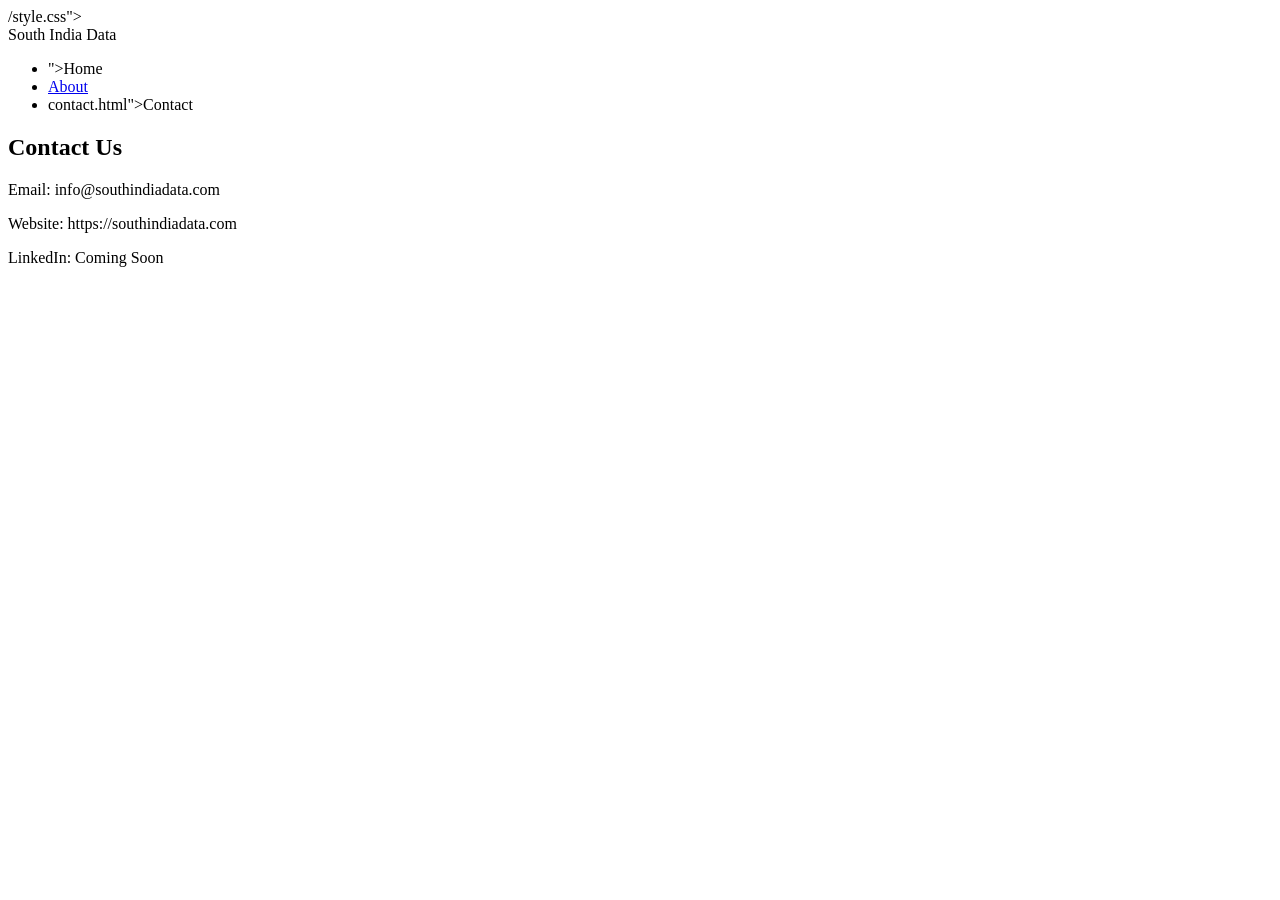
<file: contact.html>
<!DOCTYPE html>
<html lang="en">
<head>
<meta charset="UTF-8">
<title>Contact</title>
/style.css">
</head>

<body>

<nav>
<div class="logo">South India Data</div>

<ul>
<li>">Home</a></li>
<li><a href="about.html">About</a></li</li>
<li>contact.html">Contact</a></li>
</ul>
</nav>

<section class="page">

<h1>Contact Us</h1>

<p>Email: info@southindiadata.com</p>

<p>Website: https://southindiadata.com</p>

<p>LinkedIn: Coming Soon</p>

</section>

</body>
</html>
</file>
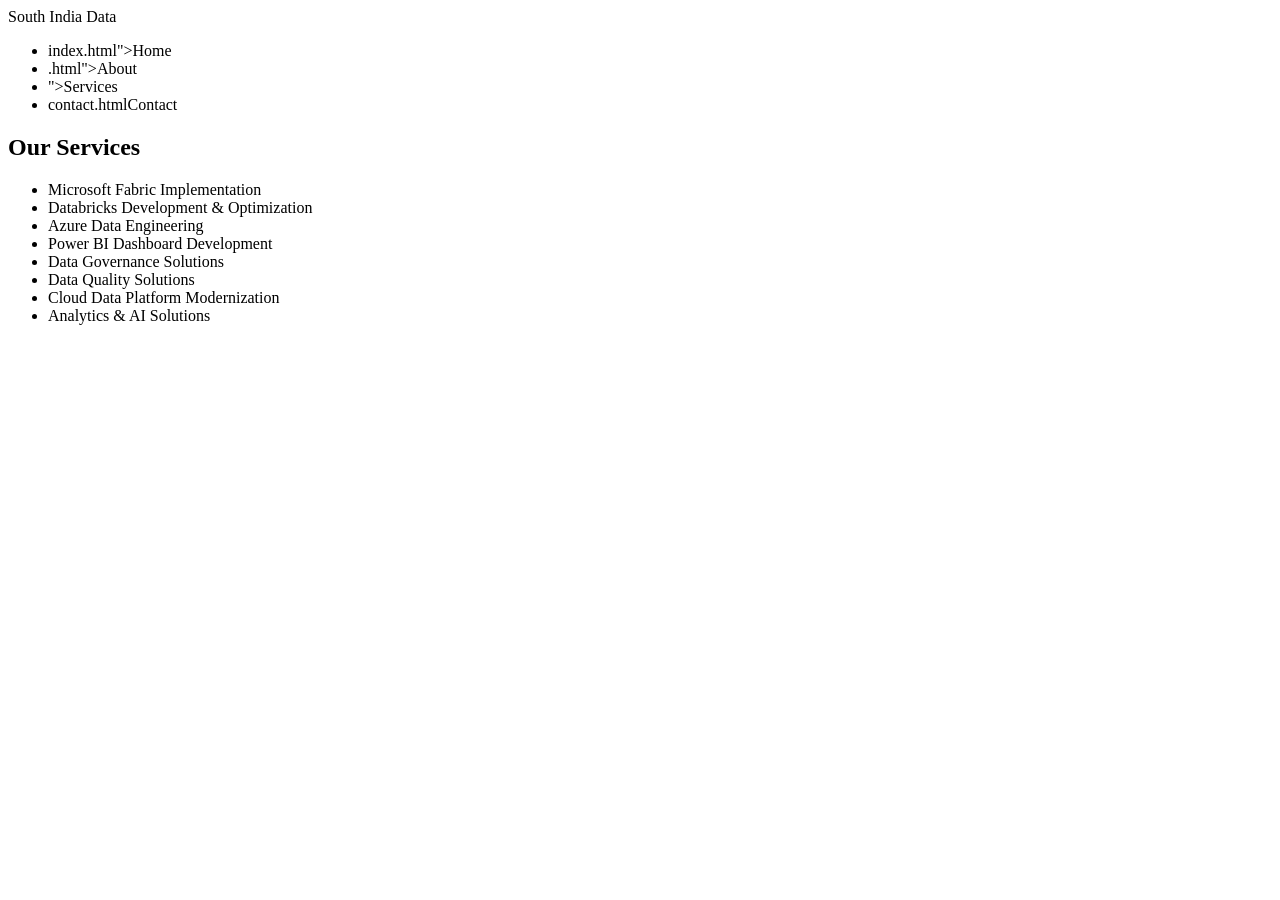
<file: services.html>
<!DOCTYPE html>
<html lang="en">
<head>
<meta charset="UTF-8">
<title>Services</title>
<link rel="stylesheet

<body>

<nav>
<div class="logo">South India Data</div>

<ul>
<li>index.html">Home</a></li>
<li>.html">About</a></li>
<li>">Services</a></li>
<li>contact.htmlContact</a></li>
</ul>
</nav>

<section class="page">

<h1>Our Services</h1>

<ul class="service-list">
<li>Microsoft Fabric Implementation</li>
<li>Databricks Development & Optimization</li>
<li>Azure Data Engineering</li>
<li>Power BI Dashboard Development</li>
<li>Data Governance Solutions</li>
<li>Data Quality Solutions</li>
<li>Cloud Data Platform Modernization</li>
<li>Analytics & AI Solutions</li>
</ul>

</section>

</body>
</html>
</file>
